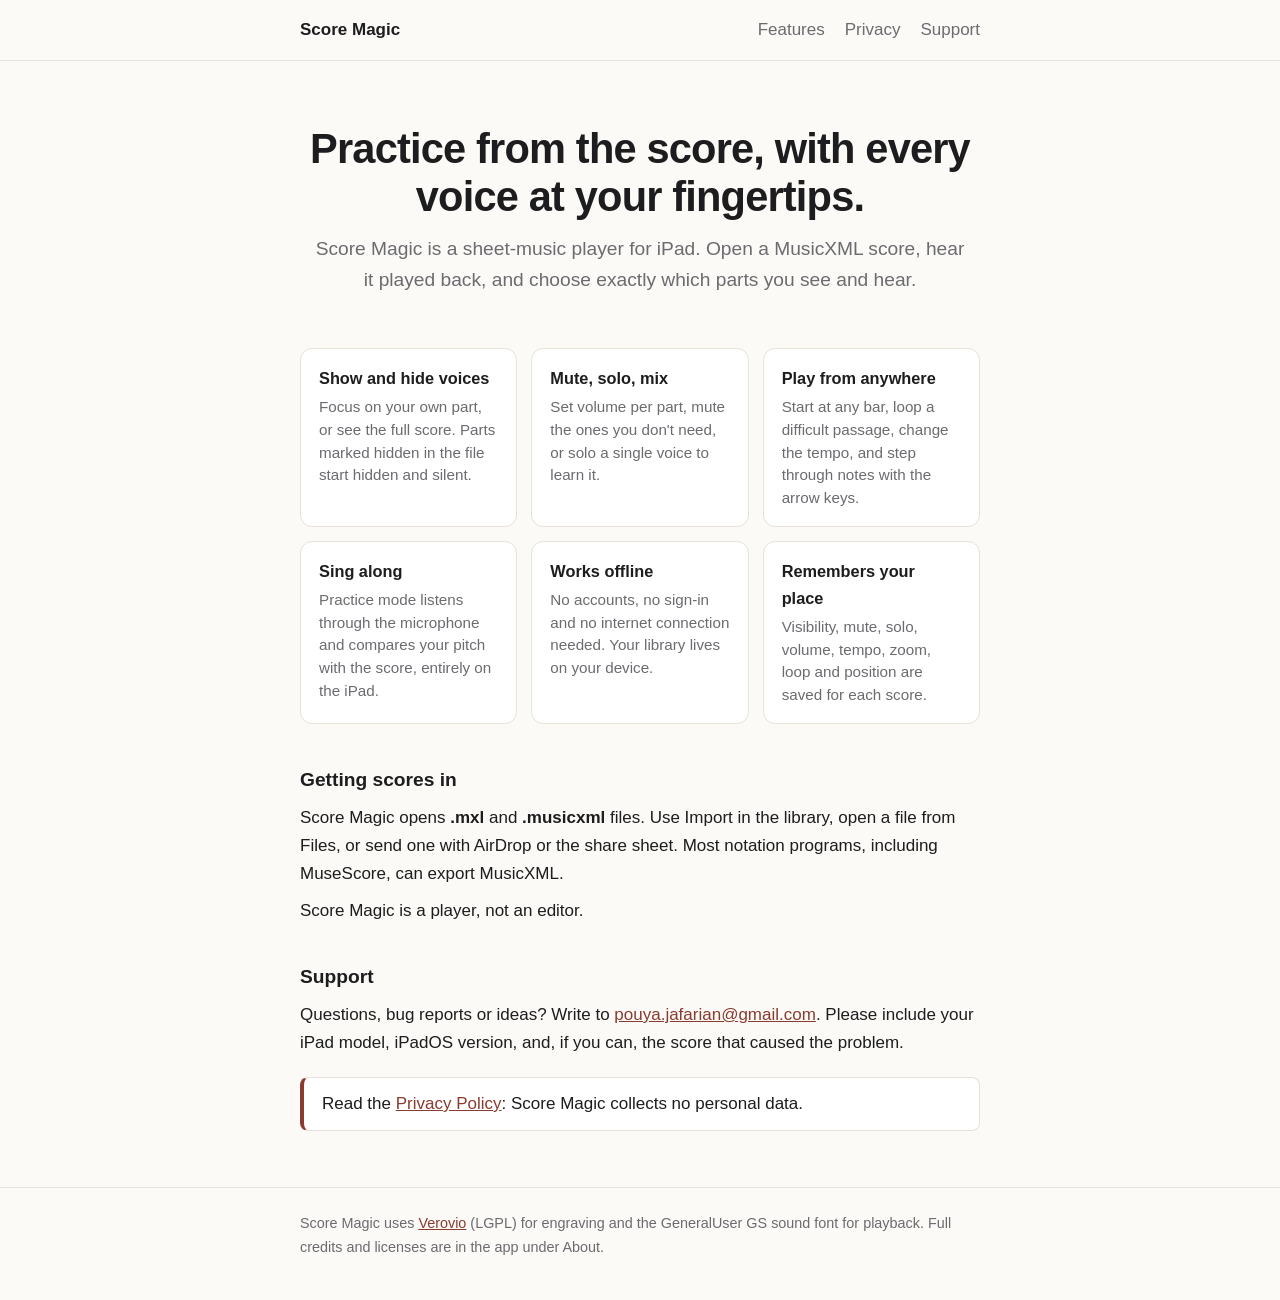
<file: index.html>
<!doctype html>
<html lang="en">
<head>
<meta charset="utf-8">
<meta name="viewport" content="width=device-width,initial-scale=1">
<title>Score Magic – Sheet music player for iPad</title>
<meta name="description" content="Score Magic plays MusicXML scores on iPad: show or hide voices, mute or solo parts, loop bars, change tempo and sing along. Offline, private, no accounts.">
<link rel="stylesheet" href="style.css">
</head>
<body>
<header class="site"><div class="wrap">
<a href="./">Score Magic</a>
<nav><a href="#features">Features</a><a href="privacy.html">Privacy</a><a href="#support">Support</a></nav>
</div></header>

<main class="wrap">
<section class="hero">
<h1>Practice from the score, with every voice at your fingertips.</h1>
<p>Score Magic is a sheet-music player for iPad. Open a MusicXML score, hear it played back, and choose exactly which parts you see and hear.</p>
</section>

<section id="features">
<div class="grid">
<div class="card"><h3>Show and hide voices</h3><p>Focus on your own part, or see the full score. Parts marked hidden in the file start hidden and silent.</p></div>
<div class="card"><h3>Mute, solo, mix</h3><p>Set volume per part, mute the ones you don't need, or solo a single voice to learn it.</p></div>
<div class="card"><h3>Play from anywhere</h3><p>Start at any bar, loop a difficult passage, change the tempo, and step through notes with the arrow keys.</p></div>
<div class="card"><h3>Sing along</h3><p>Practice mode listens through the microphone and compares your pitch with the score, entirely on the iPad.</p></div>
<div class="card"><h3>Works offline</h3><p>No accounts, no sign-in and no internet connection needed. Your library lives on your device.</p></div>
<div class="card"><h3>Remembers your place</h3><p>Visibility, mute, solo, volume, tempo, zoom, loop and position are saved for each score.</p></div>
</div>
</section>

<section>
<h2>Getting scores in</h2>
<p>Score Magic opens <strong>.mxl</strong> and <strong>.musicxml</strong> files. Use Import in the library, open a file from Files, or send one with AirDrop or the share sheet. Most notation programs, including MuseScore, can export MusicXML.</p>
<p>Score Magic is a player, not an editor.</p>
</section>

<section id="support">
<h2>Support</h2>
<p>Questions, bug reports or ideas? Write to <a href="mailto:pouya.jafarian@gmail.com">pouya.jafarian@gmail.com</a>. Please include your iPad model, iPadOS version, and, if you can, the score that caused the problem.</p>
<div class="callout">Read the <a href="privacy.html">Privacy Policy</a>: Score Magic collects no personal data.</div>
</section>
</main>

<footer><div class="wrap">
Score Magic uses <a href="https://www.verovio.org">Verovio</a> (LGPL) for engraving and the GeneralUser GS sound font for playback. Full credits and licenses are in the app under About.
</div></footer>
</body>
</html>
</file>
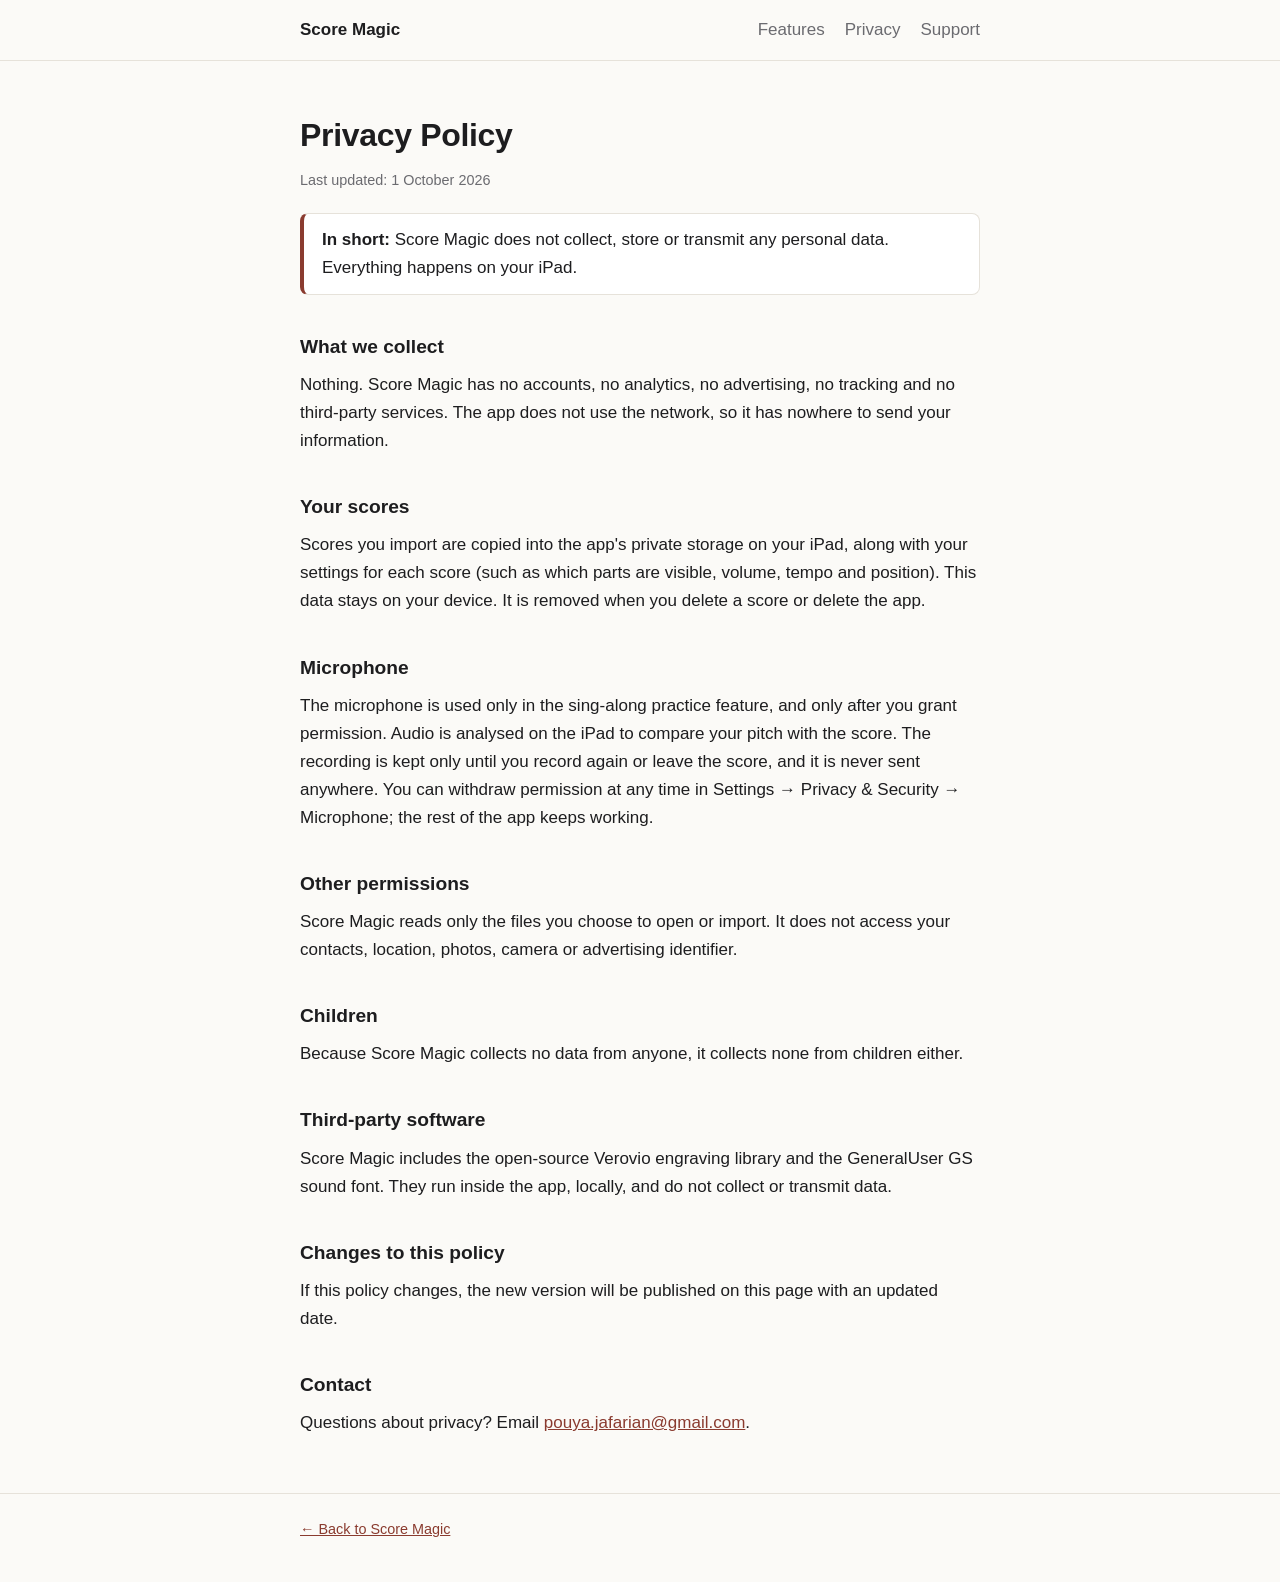
<file: privacy.html>
<!doctype html>
<html lang="en">
<head>
<meta charset="utf-8">
<meta name="viewport" content="width=device-width,initial-scale=1">
<title>Privacy Policy – Score Magic</title>
<meta name="description" content="Score Magic collects no personal data. Your scores and microphone audio never leave your iPad.">
<link rel="stylesheet" href="style.css">
</head>
<body>
<header class="site"><div class="wrap">
<a href="./">Score Magic</a>
<nav><a href="./#features">Features</a><a href="privacy.html">Privacy</a><a href="./#support">Support</a></nav>
</div></header>

<main class="wrap">
<h1>Privacy Policy</h1>
<p class="meta">Last updated: 1 October 2026</p>

<div class="callout"><strong>In short:</strong> Score Magic does not collect, store or transmit any personal data. Everything happens on your iPad.</div>

<h2>What we collect</h2>
<p>Nothing. Score Magic has no accounts, no analytics, no advertising, no tracking and no third-party services. The app does not use the network, so it has nowhere to send your information.</p>

<h2>Your scores</h2>
<p>Scores you import are copied into the app's private storage on your iPad, along with your settings for each score (such as which parts are visible, volume, tempo and position). This data stays on your device. It is removed when you delete a score or delete the app.</p>

<h2>Microphone</h2>
<p>The microphone is used only in the sing-along practice feature, and only after you grant permission. Audio is analysed on the iPad to compare your pitch with the score. The recording is kept only until you record again or leave the score, and it is never sent anywhere. You can withdraw permission at any time in Settings → Privacy &amp; Security → Microphone; the rest of the app keeps working.</p>

<h2>Other permissions</h2>
<p>Score Magic reads only the files you choose to open or import. It does not access your contacts, location, photos, camera or advertising identifier.</p>

<h2>Children</h2>
<p>Because Score Magic collects no data from anyone, it collects none from children either.</p>

<h2>Third-party software</h2>
<p>Score Magic includes the open-source Verovio engraving library and the GeneralUser GS sound font. They run inside the app, locally, and do not collect or transmit data.</p>

<h2>Changes to this policy</h2>
<p>If this policy changes, the new version will be published on this page with an updated date.</p>

<h2>Contact</h2>
<p>Questions about privacy? Email <a href="mailto:pouya.jafarian@gmail.com">pouya.jafarian@gmail.com</a>.</p>
</main>

<footer><div class="wrap"><a href="./">← Back to Score Magic</a></div></footer>
</body>
</html>
</file>
<file: style.css>
:root{--bg:#fbfaf7;--fg:#1d1d1f;--muted:#6b6b70;--accent:#8a3b2f;--card:#fff;--line:#e6e2da}
@media (prefers-color-scheme:dark){:root{--bg:#161616;--fg:#f1efea;--muted:#a2a2a8;--accent:#e08b7c;--card:#1f1f1f;--line:#333}}
*{box-sizing:border-box}
body{margin:0;background:var(--bg);color:var(--fg);font:17px/1.65 -apple-system,BlinkMacSystemFont,"Helvetica Neue",Arial,sans-serif}
.wrap{max-width:720px;margin:0 auto;padding:0 20px}
header.site{border-bottom:1px solid var(--line)}
header.site .wrap{display:flex;justify-content:space-between;align-items:center;padding-top:16px;padding-bottom:16px}
header.site a{color:var(--fg);text-decoration:none;font-weight:600}
header.site nav a{color:var(--muted);font-weight:400;margin-left:20px}
header.site nav a:hover{color:var(--accent)}
.hero{padding:64px 0 40px;text-align:center}
.hero h1{font-size:2.6rem;line-height:1.15;margin:0 0 12px;letter-spacing:-.02em}
.hero p{font-size:1.2rem;color:var(--muted);margin:0 auto;max-width:34em}
h1{font-size:2rem;letter-spacing:-.01em;margin:48px 0 4px}
h2{font-size:1.2rem;margin:36px 0 6px}
p,li{margin:.5em 0}
a{color:var(--accent)}
.meta{color:var(--muted);font-size:.9rem}
.grid{display:grid;grid-template-columns:repeat(auto-fit,minmax(210px,1fr));gap:14px;margin:12px 0 40px}
.card{background:var(--card);border:1px solid var(--line);border-radius:12px;padding:16px 18px}
.card h3{margin:0 0 4px;font-size:1.02rem}
.card p{margin:0;color:var(--muted);font-size:.95rem;line-height:1.5}
.callout{background:var(--card);border:1px solid var(--line);border-left:4px solid var(--accent);border-radius:8px;padding:12px 18px;margin:20px 0}
footer{border-top:1px solid var(--line);margin-top:56px;padding:24px 0 40px;color:var(--muted);font-size:.9rem}
</file>
